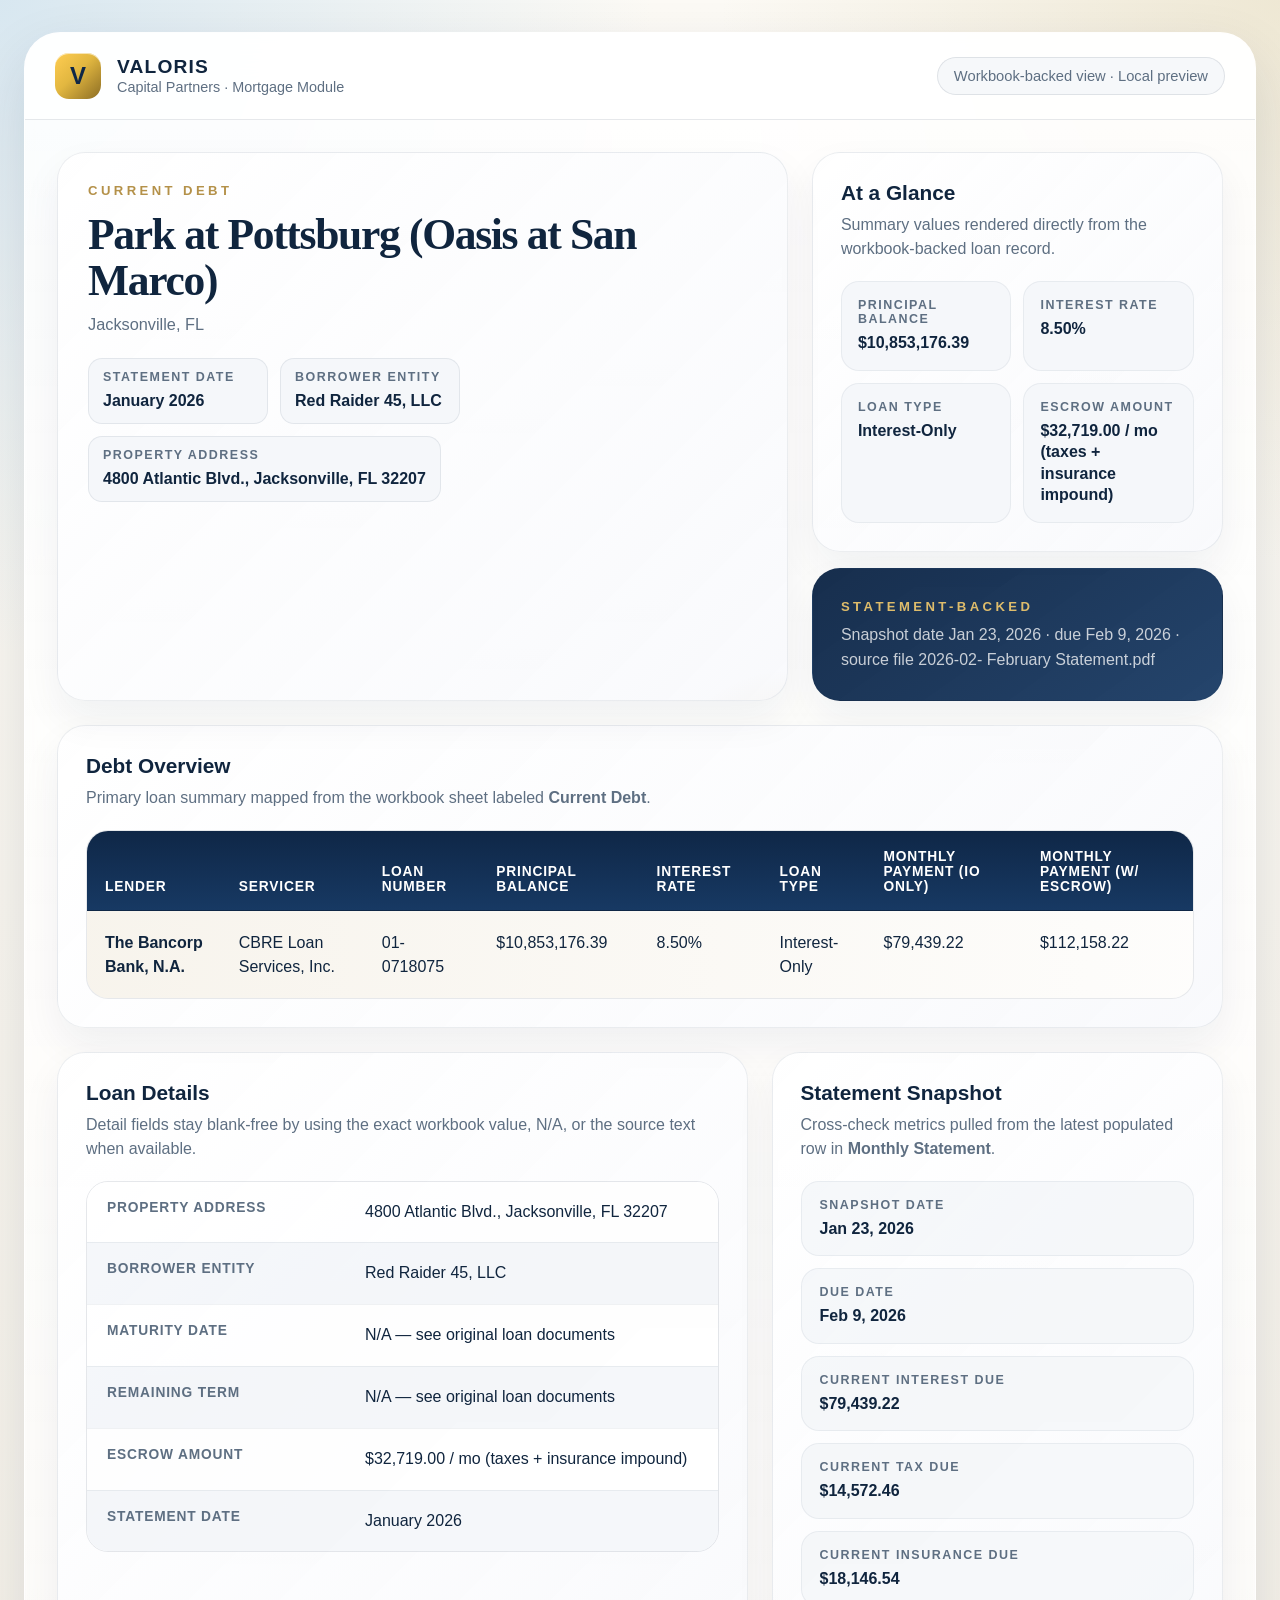
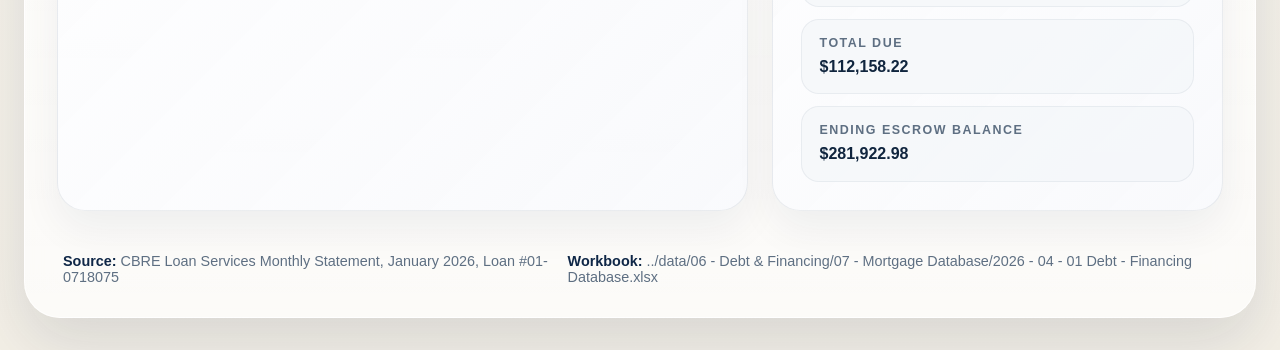
<file: modules/mortgage/views/current-debt.html>
<!DOCTYPE html>
<html lang="en">
  <head>
    <meta charset="UTF-8" />
    <meta name="viewport" content="width=device-width, initial-scale=1.0" />
    <title>Current Debt | Valoris Capital Partners</title>
    <style>
      :root {
        --bg: #f6f2e8;
        --surface: rgba(255, 255, 255, 0.84);
        --surface-strong: #ffffff;
        --surface-muted: #f5f7fa;
        --line: rgba(15, 37, 64, 0.1);
        --line-strong: rgba(15, 37, 64, 0.18);
        --ink: #10253e;
        --ink-soft: #5e6f82;
        --brand: #0f2747;
        --brand-2: #173963;
        --accent: #b49149;
        --accent-soft: rgba(180, 145, 73, 0.14);
        --shadow: 0 24px 60px rgba(16, 37, 62, 0.12);
        --radius-lg: 28px;
        --radius-md: 18px;
        --radius-sm: 12px;
      }

      * {
        box-sizing: border-box;
      }

      body {
        margin: 0;
        min-height: 100vh;
        font-family: "Aptos", "Segoe UI", "Helvetica Neue", Arial, sans-serif;
        color: var(--ink);
        background:
          radial-gradient(circle at top left, rgba(204, 225, 239, 0.75), transparent 28%),
          radial-gradient(circle at top right, rgba(222, 210, 173, 0.46), transparent 24%),
          linear-gradient(180deg, #fcfaf5 0%, #f3efe6 100%);
      }

      .page-shell {
        width: min(1380px, calc(100% - 48px));
        margin: 32px auto;
      }

      .app-frame {
        background: linear-gradient(180deg, rgba(255, 255, 255, 0.88), rgba(255, 255, 255, 0.72));
        border: 1px solid rgba(255, 255, 255, 0.74);
        border-radius: 36px;
        box-shadow: var(--shadow);
        overflow: hidden;
        backdrop-filter: blur(18px);
      }

      .topbar {
        display: flex;
        align-items: center;
        justify-content: space-between;
        gap: 20px;
        padding: 20px 30px;
        border-bottom: 1px solid var(--line);
        background: rgba(255, 255, 255, 0.72);
      }

      .brand {
        display: inline-flex;
        align-items: center;
        gap: 16px;
      }

      .brand-mark {
        width: 46px;
        height: 46px;
        border-radius: 14px;
        background:
          linear-gradient(135deg, #ffcd52 0%, #e2b740 45%, #8c6d24 100%);
        color: var(--brand);
        display: grid;
        place-items: center;
        font-size: 24px;
        font-weight: 800;
        box-shadow: inset 0 1px 0 rgba(255, 255, 255, 0.6);
      }

      .brand-copy strong {
        display: block;
        font-family: "Aptos Display", "Segoe UI Semibold", "Segoe UI", sans-serif;
        font-size: 1.2rem;
        letter-spacing: 0.06em;
      }

      .brand-copy span {
        color: var(--ink-soft);
        font-size: 0.9rem;
      }

      .context-pill {
        padding: 10px 16px;
        border-radius: 999px;
        border: 1px solid var(--line);
        background: rgba(245, 247, 250, 0.85);
        color: var(--ink-soft);
        font-size: 0.92rem;
      }

      .content {
        padding: 32px;
        display: grid;
        gap: 24px;
      }

      .hero {
        display: grid;
        grid-template-columns: minmax(0, 1.6fr) minmax(280px, 0.9fr);
        gap: 24px;
        align-items: stretch;
      }

      .hero-card,
      .panel {
        border-radius: var(--radius-lg);
        border: 1px solid rgba(15, 39, 71, 0.08);
        background:
          linear-gradient(135deg, rgba(255, 255, 255, 0.94), rgba(248, 249, 252, 0.88));
        box-shadow: 0 18px 40px rgba(16, 37, 62, 0.06);
      }

      .hero-card {
        padding: 30px;
        position: relative;
        overflow: hidden;
      }

      .hero-card::after {
        content: "";
        position: absolute;
        inset: auto -20% -45% auto;
        width: 280px;
        height: 280px;
        border-radius: 50%;
        background: radial-gradient(circle, rgba(180, 145, 73, 0.14), transparent 70%);
        pointer-events: none;
      }

      .eyebrow {
        margin: 0 0 14px;
        color: var(--accent);
        font-size: 0.82rem;
        font-weight: 800;
        letter-spacing: 0.26em;
        text-transform: uppercase;
      }

      .hero-title {
        margin: 0;
        font-family: "Iowan Old Style", "Palatino Linotype", Georgia, serif;
        font-size: clamp(2rem, 3.4vw, 3.15rem);
        line-height: 1.05;
        letter-spacing: -0.03em;
      }

      .hero-subtitle {
        margin: 12px 0 0;
        color: var(--ink-soft);
        font-size: 1.02rem;
      }

      .hero-meta {
        display: flex;
        flex-wrap: wrap;
        gap: 12px;
        margin-top: 24px;
      }

      .meta-chip {
        padding: 11px 14px;
        border-radius: 14px;
        background: rgba(245, 247, 250, 0.92);
        border: 1px solid rgba(15, 39, 71, 0.08);
        min-width: 180px;
      }

      .meta-chip span,
      .stat-card span,
      .snapshot-card span {
        display: block;
        margin-bottom: 6px;
        color: var(--ink-soft);
        font-size: 0.78rem;
        text-transform: uppercase;
        letter-spacing: 0.12em;
        font-weight: 700;
      }

      .meta-chip strong,
      .stat-card strong,
      .snapshot-card strong {
        display: block;
        font-size: 1rem;
        line-height: 1.35;
      }

      .side-panel {
        display: grid;
        gap: 16px;
        grid-template-rows: auto 1fr;
      }

      .snapshot-overview {
        padding: 24px;
      }

      .snapshot-grid {
        display: grid;
        grid-template-columns: repeat(2, minmax(0, 1fr));
        gap: 12px;
      }

      .stat-card {
        padding: 16px;
        border-radius: var(--radius-md);
        background: var(--surface-muted);
        border: 1px solid rgba(15, 39, 71, 0.06);
      }

      .snapshot-note {
        padding: 20px 24px;
        background:
          linear-gradient(145deg, rgba(15, 39, 71, 0.97), rgba(23, 57, 99, 0.94));
        color: rgba(255, 255, 255, 0.92);
      }

      .snapshot-note p {
        margin: 8px 0 0;
        color: rgba(255, 255, 255, 0.76);
        line-height: 1.55;
      }

      .panel {
        padding: 28px;
      }

      .panel-header {
        display: flex;
        align-items: flex-end;
        justify-content: space-between;
        gap: 20px;
        margin-bottom: 20px;
      }

      .panel-title {
        margin: 0;
        font-size: 1.3rem;
        line-height: 1.15;
      }

      .panel-caption {
        margin: 8px 0 0;
        color: var(--ink-soft);
        line-height: 1.5;
      }

      .selection-chip {
        display: none;
        padding: 9px 12px;
        border-radius: 999px;
        background: var(--accent-soft);
        color: var(--brand);
        border: 1px solid rgba(180, 145, 73, 0.24);
        font-size: 0.86rem;
        font-weight: 700;
      }

      .table-wrap {
        overflow-x: auto;
        border-radius: 22px;
        border: 1px solid var(--line);
        background: var(--surface-strong);
      }

      table {
        width: 100%;
        border-collapse: collapse;
        min-width: 980px;
      }

      thead th {
        padding: 18px 18px 16px;
        background: linear-gradient(180deg, var(--brand) 0%, var(--brand-2) 100%);
        color: white;
        font-size: 0.86rem;
        text-align: left;
        letter-spacing: 0.06em;
        text-transform: uppercase;
        vertical-align: bottom;
      }

      tbody tr {
        cursor: pointer;
        transition: background 160ms ease, transform 160ms ease;
      }

      tbody tr:nth-child(even) {
        background: #fafbfd;
      }

      tbody tr:hover {
        background: rgba(15, 39, 71, 0.04);
      }

      tbody tr.is-selected {
        background:
          linear-gradient(90deg, rgba(180, 145, 73, 0.1), rgba(180, 145, 73, 0.02));
      }

      td {
        padding: 20px 18px;
        border-top: 1px solid rgba(15, 39, 71, 0.08);
        vertical-align: top;
        line-height: 1.45;
      }

      td strong {
        font-size: 1rem;
      }

      .table-secondary {
        display: block;
        margin-top: 4px;
        color: var(--ink-soft);
        font-size: 0.85rem;
      }

      .details-grid {
        display: grid;
        grid-template-columns: minmax(0, 1.3fr) minmax(300px, 0.85fr);
        gap: 24px;
      }

      .detail-list {
        display: grid;
        border-radius: 22px;
        border: 1px solid var(--line);
        overflow: hidden;
      }

      .detail-row {
        display: grid;
        grid-template-columns: minmax(180px, 240px) minmax(0, 1fr);
        gap: 18px;
        padding: 18px 20px;
        background: rgba(255, 255, 255, 0.92);
        border-top: 1px solid rgba(15, 39, 71, 0.06);
      }

      .detail-row:first-child {
        border-top: 0;
      }

      .detail-row:nth-child(even) {
        background: rgba(245, 247, 250, 0.92);
      }

      .detail-label {
        color: var(--ink-soft);
        font-size: 0.86rem;
        font-weight: 800;
        letter-spacing: 0.06em;
        text-transform: uppercase;
      }

      .detail-value {
        font-size: 1rem;
        line-height: 1.55;
        word-break: break-word;
      }

      .snapshot-stack {
        display: grid;
        gap: 12px;
      }

      .snapshot-card {
        padding: 16px 18px;
        border-radius: 18px;
        background: rgba(245, 247, 250, 0.84);
        border: 1px solid rgba(15, 39, 71, 0.06);
      }

      .footer-note {
        display: flex;
        align-items: center;
        justify-content: space-between;
        gap: 16px;
        padding: 18px 6px 0;
        color: var(--ink-soft);
        font-size: 0.9rem;
      }

      .footer-note strong {
        color: var(--brand);
      }

      .empty-state {
        padding: 26px;
        text-align: center;
        color: var(--ink-soft);
        background: rgba(245, 247, 250, 0.9);
        border-radius: 18px;
      }

      @media (max-width: 1100px) {
        .hero,
        .details-grid {
          grid-template-columns: 1fr;
        }
      }

      @media (max-width: 720px) {
        .page-shell {
          width: min(100%, calc(100% - 24px));
          margin: 12px auto;
        }

        .topbar,
        .content,
        .panel,
        .hero-card,
        .snapshot-overview,
        .snapshot-note {
          padding-left: 18px;
          padding-right: 18px;
        }

        .topbar {
          flex-direction: column;
          align-items: flex-start;
        }

        .snapshot-grid {
          grid-template-columns: 1fr;
        }

        .detail-row {
          grid-template-columns: 1fr;
          gap: 8px;
        }

        .footer-note {
          flex-direction: column;
          align-items: flex-start;
        }
      }
    </style>
  </head>
  <body>
    <div class="page-shell">
      <div class="app-frame">
        <header class="topbar">
          <div class="brand">
            <div class="brand-mark">V</div>
            <div class="brand-copy">
              <strong>VALORIS</strong>
              <span>Capital Partners · Mortgage Module</span>
            </div>
          </div>
          <div class="context-pill">Workbook-backed view · Local preview</div>
        </header>

        <main class="content">
          <section class="hero">
            <article class="hero-card">
              <p class="eyebrow" id="view-label">Current Debt</p>
              <h1 class="hero-title" id="property-name">Property</h1>
              <p class="hero-subtitle" id="property-location">Location</p>
              <div class="hero-meta" id="hero-meta"></div>
            </article>

            <aside class="side-panel">
              <section class="panel snapshot-overview">
                <div class="panel-header">
                  <div>
                    <h2 class="panel-title">At a Glance</h2>
                    <p class="panel-caption">
                      Summary values rendered directly from the workbook-backed loan record.
                    </p>
                  </div>
                </div>
                <div class="snapshot-grid" id="top-stats"></div>
              </section>

              <section class="panel snapshot-note">
                <span class="eyebrow" style="color: rgba(255, 211, 111, 0.86); margin-bottom: 0;">
                  Statement-backed
                </span>
                <p id="snapshot-note">
                  Latest snapshot metadata will render here when statement support data is available.
                </p>
              </section>
            </aside>
          </section>

          <section class="panel">
            <div class="panel-header">
              <div>
                <h2 class="panel-title">Debt Overview</h2>
                <p class="panel-caption">
                  Primary loan summary mapped from the workbook sheet labeled <strong>Current Debt</strong>.
                </p>
              </div>
              <div class="selection-chip" id="selection-chip"></div>
            </div>

            <div class="table-wrap">
              <table aria-label="Current debt summary">
                <thead>
                  <tr>
                    <th>Lender</th>
                    <th>Servicer</th>
                    <th>Loan Number</th>
                    <th>Principal Balance</th>
                    <th>Interest Rate</th>
                    <th>Loan Type</th>
                    <th>Monthly Payment (IO Only)</th>
                    <th>Monthly Payment (w/ Escrow)</th>
                  </tr>
                </thead>
                <tbody id="debt-table-body"></tbody>
              </table>
            </div>
          </section>

          <section class="details-grid">
            <section class="panel">
              <div class="panel-header">
                <div>
                  <h2 class="panel-title">Loan Details</h2>
                  <p class="panel-caption">
                    Detail fields stay blank-free by using the exact workbook value, N/A, or the source text when available.
                  </p>
                </div>
              </div>
              <div class="detail-list" id="detail-list"></div>
            </section>

            <section class="panel">
              <div class="panel-header">
                <div>
                  <h2 class="panel-title">Statement Snapshot</h2>
                  <p class="panel-caption">
                    Cross-check metrics pulled from the latest populated row in <strong>Monthly Statement</strong>.
                  </p>
                </div>
              </div>
              <div class="snapshot-stack" id="snapshot-stack"></div>
            </section>
          </section>

          <footer class="footer-note">
            <div id="source-note"></div>
            <div>
              <strong>Workbook:</strong>
              <span id="workbook-path"></span>
            </div>
          </footer>
        </main>
      </div>
    </div>

    <script src="./current-debt-data.js"></script>
    <script>
      // Rendering rules:
      // - "Current Debt" sheet is the primary source for the executive view.
      // - "Monthly Statement" is only used to support the statement snapshot card.
      // - No values are inferred; missing entries render as N/A or are omitted.
      (() => {
        const dataset = window.currentDebtWorkbookData;
        const loans = Array.isArray(dataset?.loans) ? dataset.loans : [];
        const currency = new Intl.NumberFormat("en-US", {
          style: "currency",
          currency: "USD",
          minimumFractionDigits: 2,
          maximumFractionDigits: 2,
        });
        const percent = new Intl.NumberFormat("en-US", {
          style: "percent",
          minimumFractionDigits: 2,
          maximumFractionDigits: 2,
        });

        const formatCurrency = (value) =>
          Number.isFinite(value) ? currency.format(value) : "N/A";

        const formatPercent = (value) => {
          if (!Number.isFinite(value)) return "N/A";
          return percent.format(value > 1 ? value / 100 : value);
        };

        const formatDate = (value, options = { month: "short", day: "numeric", year: "numeric" }) => {
          if (!value || typeof value !== "string") return "N/A";
          const parsed = new Date(`${value}T00:00:00`);
          return Number.isNaN(parsed.getTime())
            ? value
            : parsed.toLocaleDateString("en-US", options);
        };

        const cleanText = (value) => {
          if (value === null || value === undefined) return "N/A";
          if (typeof value !== "string") return String(value);
          const trimmed = value.replace(/\s+/g, " ").trim();
          return trimmed || "N/A";
        };

        const heroMeta = document.getElementById("hero-meta");
        const topStats = document.getElementById("top-stats");
        const tableBody = document.getElementById("debt-table-body");
        const detailList = document.getElementById("detail-list");
        const snapshotStack = document.getElementById("snapshot-stack");
        const selectionChip = document.getElementById("selection-chip");

        document.getElementById("view-label").textContent = cleanText(dataset?.label);
        document.getElementById("property-name").textContent = cleanText(dataset?.propertyName);
        document.getElementById("property-location").textContent = cleanText(dataset?.location);
        document.getElementById("source-note").innerHTML =
          `<strong>Source:</strong> ${cleanText(dataset?.sourceNote)}`;
        document.getElementById("workbook-path").textContent = cleanText(dataset?.sourceWorkbook);

        if (!loans.length) {
          tableBody.innerHTML =
            '<tr><td colspan="8"><div class="empty-state">No current debt rows were found in the workbook snapshot.</div></td></tr>';
          detailList.innerHTML =
            '<div class="empty-state">Loan details are not available in the workbook snapshot.</div>';
          snapshotStack.innerHTML =
            '<div class="empty-state">Statement snapshot data is not available.</div>';
          return;
        }

        const buildChip = (label, value) =>
          `<div class="meta-chip"><span>${label}</span><strong>${value}</strong></div>`;

        const buildStat = (label, value) =>
          `<div class="stat-card"><span>${label}</span><strong>${value}</strong></div>`;

        const buildSnapshotCard = (label, value) =>
          `<div class="snapshot-card"><span>${label}</span><strong>${value}</strong></div>`;

        const renderLoan = (loan) => {
          const details = loan?.details || {};
          const snapshot = loan?.statementSnapshot || {};

          heroMeta.innerHTML = [
            buildChip("Statement Date", cleanText(details.statementDate)),
            buildChip("Borrower Entity", cleanText(details.borrowerEntity)),
            buildChip("Property Address", cleanText(details.propertyAddress)),
          ].join("");

          topStats.innerHTML = [
            buildStat("Principal Balance", formatCurrency(loan.principalBalance)),
            buildStat("Interest Rate", formatPercent(loan.interestRate)),
            buildStat("Loan Type", cleanText(loan.loanType)),
            buildStat("Escrow Amount", cleanText(details.escrowAmount)),
          ].join("");

          const noteParts = [
            `Snapshot date ${formatDate(snapshot.statementDate)}`,
            `due ${formatDate(snapshot.dueDate)}`,
            snapshot.sourceFile ? `source file ${cleanText(snapshot.sourceFile)}` : "",
          ].filter(Boolean);
          document.getElementById("snapshot-note").textContent =
            noteParts.join(" · ") || "Latest supporting statement metadata is not available.";

          detailList.innerHTML = [
            ["Property Address", details.propertyAddress],
            ["Borrower Entity", details.borrowerEntity],
            ["Maturity Date", details.maturityDate],
            ["Remaining Term", details.remainingTerm],
            ["Escrow Amount", details.escrowAmount],
            ["Statement Date", details.statementDate],
          ]
            .map(
              ([label, value]) => `
                <div class="detail-row">
                  <div class="detail-label">${label}</div>
                  <div class="detail-value">${cleanText(value)}</div>
                </div>`
            )
            .join("");

          snapshotStack.innerHTML = [
            buildSnapshotCard("Snapshot Date", formatDate(snapshot.statementDate)),
            buildSnapshotCard("Due Date", formatDate(snapshot.dueDate)),
            buildSnapshotCard("Current Interest Due", formatCurrency(snapshot.currentInterestDue)),
            buildSnapshotCard("Current Tax Due", formatCurrency(snapshot.currentTaxDue)),
            buildSnapshotCard("Current Insurance Due", formatCurrency(snapshot.currentInsuranceDue)),
            buildSnapshotCard("Total Due", formatCurrency(snapshot.totalDue)),
            buildSnapshotCard("Ending Escrow Balance", formatCurrency(snapshot.endingEscrowBalance)),
          ].join("");

          if (loans.length > 1) {
            selectionChip.style.display = "inline-flex";
            selectionChip.textContent = `Selected loan · ${cleanText(loan.loanNumber)}`;
          }
        };

        tableBody.innerHTML = loans
          .map(
            (loan, index) => `
              <tr class="${index === 0 ? "is-selected" : ""}" data-index="${index}">
                <td><strong>${cleanText(loan.lender)}</strong></td>
                <td>${cleanText(loan.servicer)}</td>
                <td>${cleanText(loan.loanNumber)}</td>
                <td>${formatCurrency(loan.principalBalance)}</td>
                <td>${formatPercent(loan.interestRate)}</td>
                <td>${cleanText(loan.loanType)}</td>
                <td>${formatCurrency(loan.monthlyPaymentIoOnly)}</td>
                <td>${formatCurrency(loan.monthlyPaymentWithEscrow)}</td>
              </tr>`
          )
          .join("");

        renderLoan(loans[0]);

        tableBody.querySelectorAll("tr").forEach((row) => {
          row.addEventListener("click", () => {
            tableBody.querySelectorAll("tr").forEach((item) => item.classList.remove("is-selected"));
            row.classList.add("is-selected");
            renderLoan(loans[Number(row.dataset.index)]);
          });
        });
      })();
    </script>
  </body>
</html>
</file>
